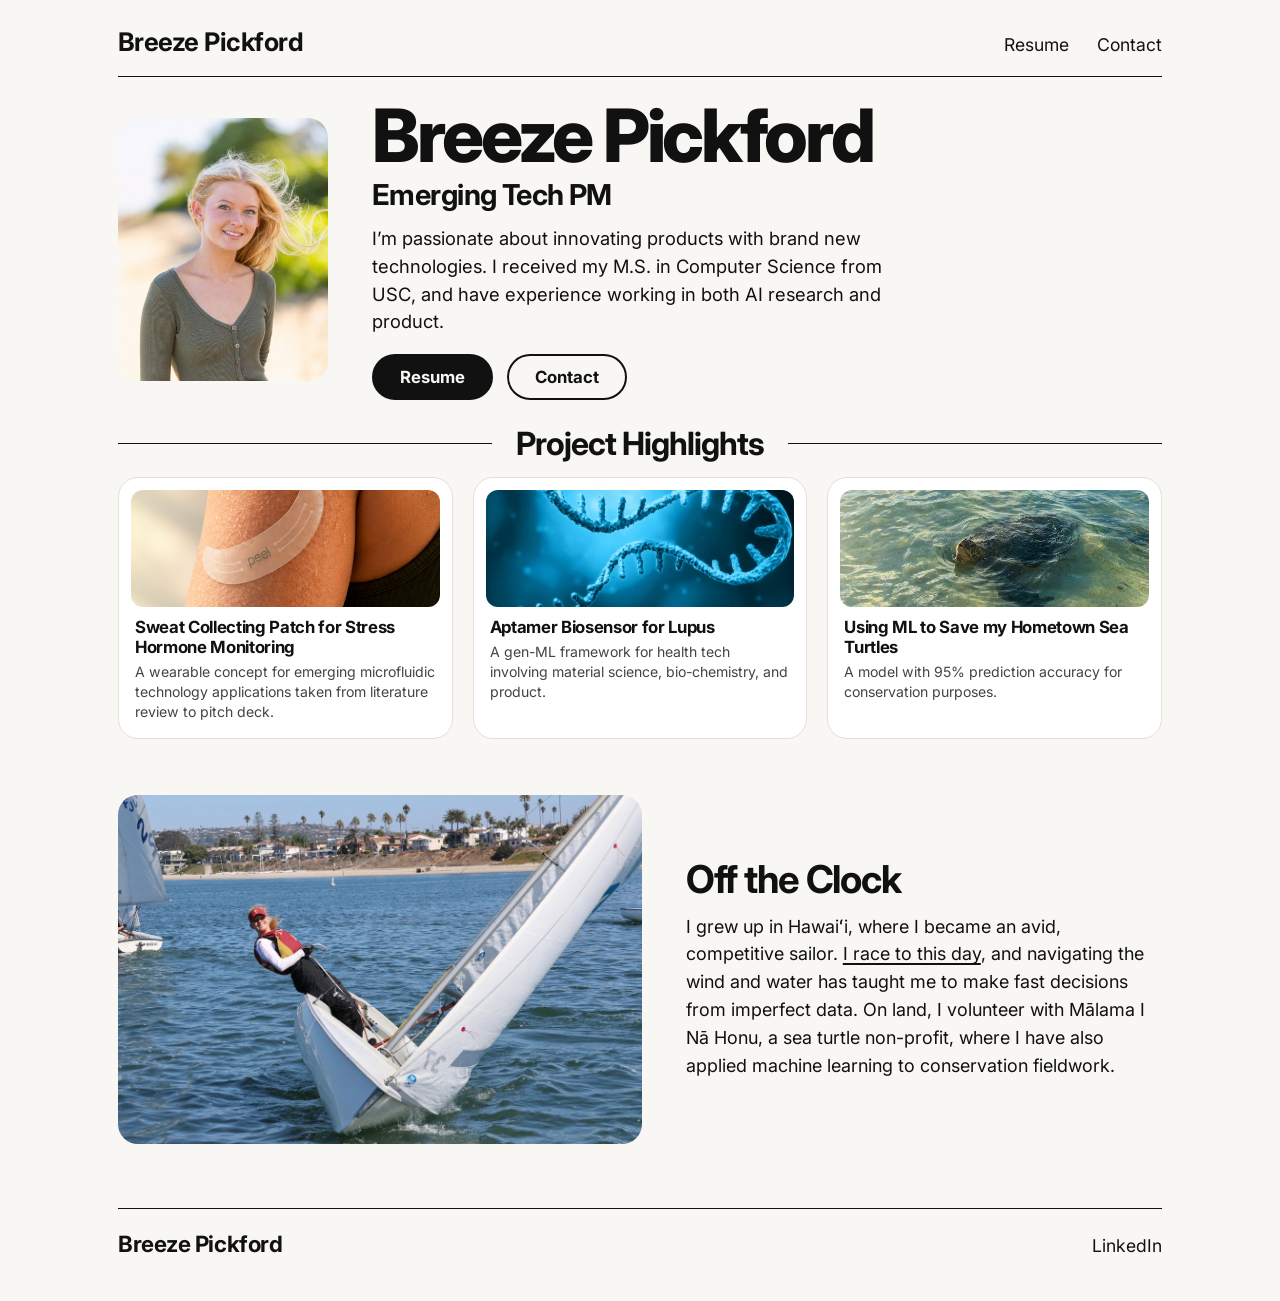
<file: index.html>
<!DOCTYPE html>
<html lang="en"><head><meta charset="utf-8"><title>Breeze Pickford — Emerging Tech PM</title>
<meta name="viewport" content="width=device-width,initial-scale=1">
<meta name="description" content="Breeze Pickford: emerging tech product manager with an M.S. in Computer Science from USC and experience in AI research and product.">
<link rel="preconnect" href="https://fonts.googleapis.com"><link rel="preconnect" href="https://fonts.gstatic.com" crossorigin>
<link href="https://fonts.googleapis.com/css2?family=Inter:wght@400;500;600;700;800&display=swap" rel="stylesheet">
<link rel="stylesheet" href="project.css">
<link rel="stylesheet" href="home.css"></head>
<body><div class="wrap">

<header class="bar">
<a class="name" href="index.html">Breeze Pickford</a>
<nav><a href="breeze-pickford-resume.pdf" download>Resume</a><a href="https://www.linkedin.com/in/breezepickford/" target="_blank" rel="noopener">Contact</a></nav>
</header>

<main>
<section class="home-hero">
<img class="headshot" src="images/portrait.jpg" alt="Breeze Pickford smiling outdoors, hair blowing in the wind">
<div>
<h1>Breeze Pickford</h1>
<p class="role">Emerging Tech PM</p>
<p class="lede">I’m passionate about innovating products with brand new technologies. I received my M.S. in Computer Science from USC, and have experience working in both AI research and product.</p>
<div class="hero-links">
<a class="btn" href="breeze-pickford-resume.pdf" download>Resume</a>
<a class="btn alt" href="https://www.linkedin.com/in/breezepickford/" target="_blank" rel="noopener">Contact</a>
</div>
</div>
</section>

<section class="projects" id="projects"><h2>Project Highlights</h2>
<div class="grid">
<a class="card" href="peel.html"><img src="images/card-patch.jpg" alt="The Peel sweat patch on an upper arm"><h3>Sweat Collecting Patch for Stress Hormone Monitoring</h3><p>A wearable concept for emerging microfluidic technology applications taken from literature review to pitch deck.</p></a>
<a class="card" href="aptamer.html"><img src="images/card-aptamer.jpg" alt="3D rendering of an aptamer strand"><h3>Aptamer Biosensor for Lupus</h3><p>A gen-ML framework for health tech involving material science, bio-chemistry, and product.</p></a>
<a class="card" href="turtle.html"><img src="images/card-turtle.jpg" alt="A green sea turtle surfacing in clear water"><h3>Using ML to Save my Hometown Sea Turtles</h3><p>A model with 95% prediction accuracy for conservation purposes.</p></a>
</div></section>

<section class="offclock" id="about">
<img src="images/drives-sailing-turtles.jpg" alt="Breeze leaning out on a racing dinghy on a sunny bay" loading="lazy">
<div>
<h2>Off the Clock</h2>
<p>I grew up in Hawaiʻi, where I became an avid, competitive sailor. <a href="https://lnkd.in/p/g6UuQ4kx" target="_blank" rel="noopener">I race to this day</a>, and navigating the wind and water has taught me to make fast decisions from imperfect data. On land, I volunteer with Mālama I Nā Honu, a sea turtle non-profit, where I have also applied machine learning to conservation fieldwork.</p>
</div>
</section>
</main>

<footer class="bar foot"><a class="name" href="index.html">Breeze Pickford</a><a class="back" href="https://www.linkedin.com/in/breezepickford/" target="_blank" rel="noopener">LinkedIn</a></footer>
</div></body></html>
</file>
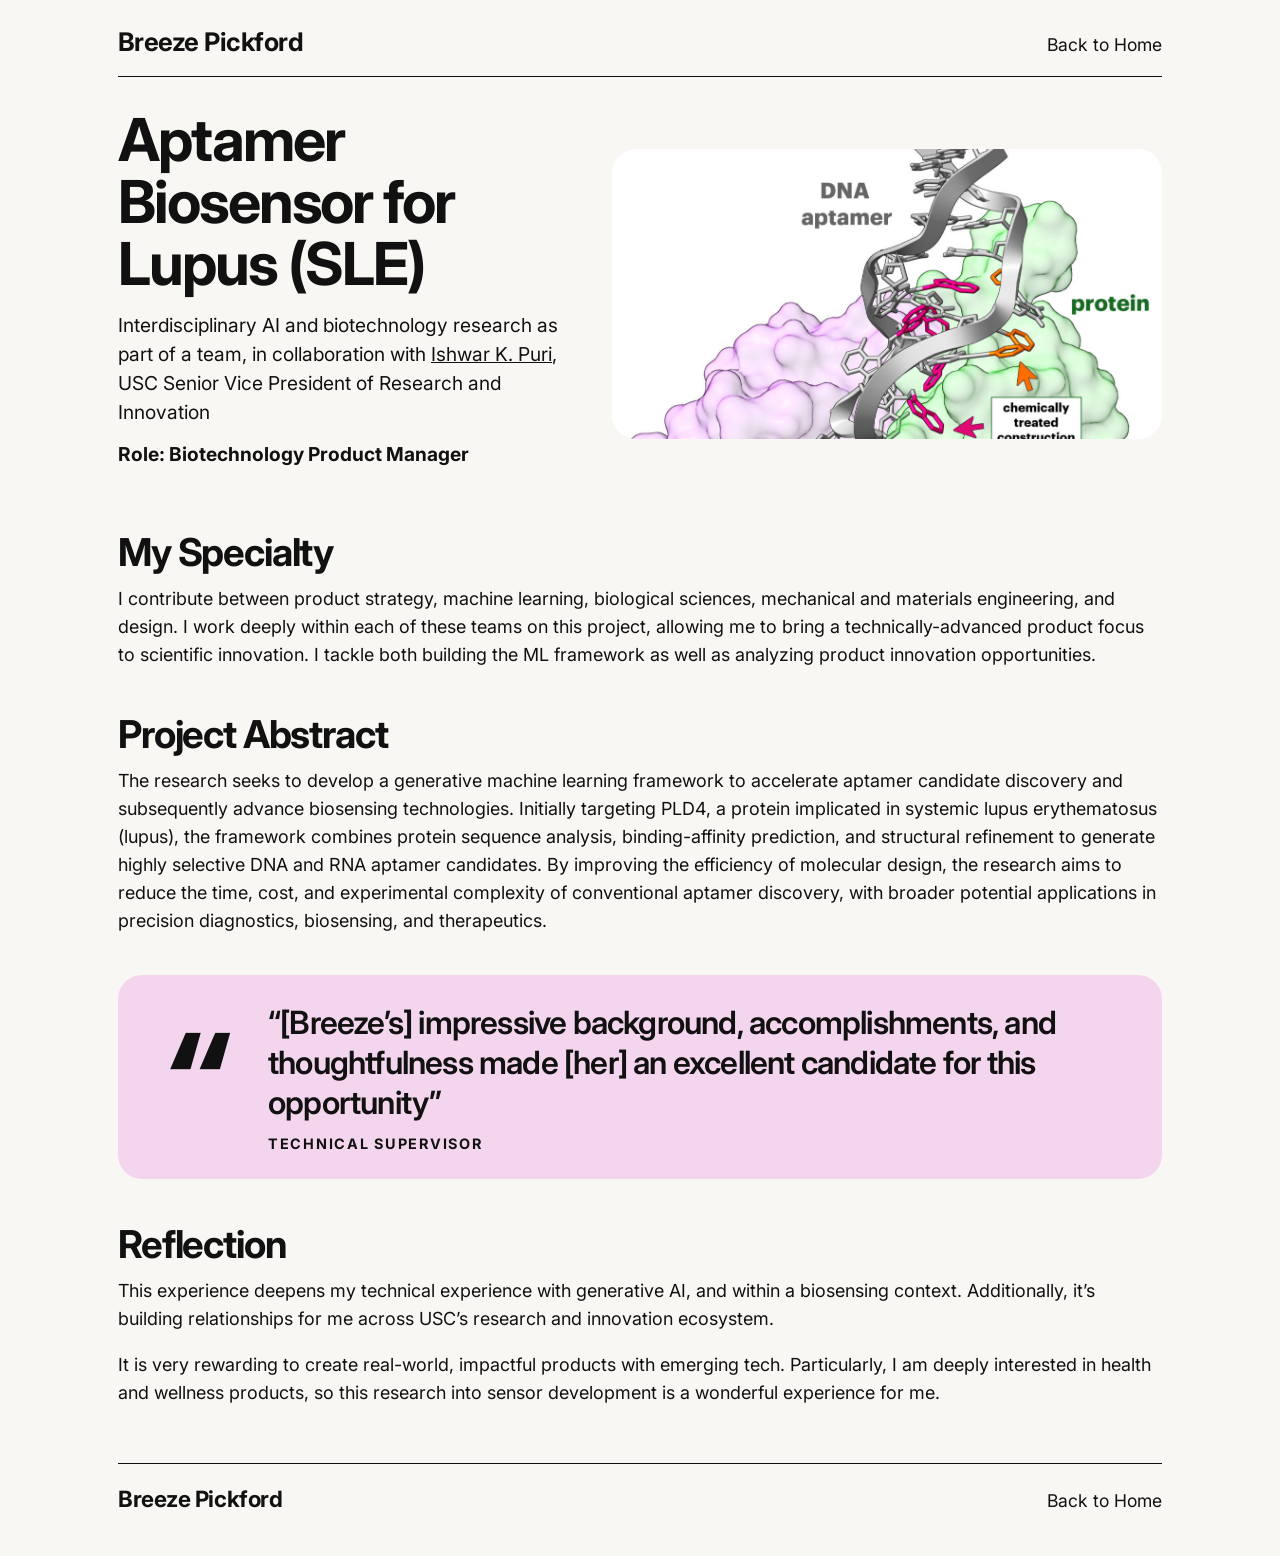
<file: aptamer.html>
<!DOCTYPE html>
<html lang="en"><head><title>Aptamer Biosensor for Lupus — Breeze Pickford</title>
<meta name="description" content="Interdisciplinary AI and biotechnology research: a generative machine learning framework to accelerate aptamer discovery for biosensing, starting with a lupus-linked protein.">
<meta charset="utf-8"><meta name="viewport" content="width=device-width,initial-scale=1">
<link rel="preconnect" href="https://fonts.googleapis.com"><link rel="preconnect" href="https://fonts.gstatic.com" crossorigin>
<link href="https://fonts.googleapis.com/css2?family=Inter:wght@400;500;600;700;800&display=swap" rel="stylesheet">
<link rel="stylesheet" href="project.css"></head>
<body><div class="wrap">
<header class="bar"><a class="name" href="index.html">Breeze Pickford</a><a class="back" href="index.html">Back to Home</a></header>
<main>
<section class="hero">
<div><h1>Aptamer Biosensor for Lupus (SLE)</h1>
<p>Interdisciplinary AI and biotechnology research as part of a team, in collaboration with <a href="https://en.wikipedia.org/wiki/Ishwar_Puri">Ishwar K. Puri</a>, USC Senior Vice President of Research and Innovation</p>
<p class="meta">Role: Biotechnology Product Manager</p></div>
<figure><img src="images/aptamer-hero.jpg" alt="3D rendering of a DNA aptamer binding a protein"></figure>
</section>

<section><h2>My Specialty</h2>
<p>I contribute between product strategy, machine learning, biological sciences, mechanical and materials engineering, and design. I work deeply within each of these teams on this project, allowing me to bring a technically-advanced product focus to scientific innovation. I tackle both building the ML framework as well as analyzing product innovation opportunities.</p></section>

<section><h2>Project Abstract</h2>
<p>The research seeks to develop a generative machine learning framework to accelerate aptamer candidate discovery and subsequently advance biosensing technologies. Initially targeting PLD4, a protein implicated in systemic lupus erythematosus (lupus), the framework combines protein sequence analysis, binding-affinity prediction, and structural refinement to generate highly selective DNA and RNA aptamer candidates. By improving the efficiency of molecular design, the research aims to reduce the time, cost, and experimental complexity of conventional aptamer discovery, with broader potential applications in precision diagnostics, biosensing, and therapeutics.</p></section>

<blockquote class="quote pink"><div><p>“[Breeze’s] impressive background, accomplishments, and thoughtfulness made [her] an excellent candidate for this opportunity”</p><cite>Technical supervisor</cite></div></blockquote>

<section><h2>Reflection</h2>
<p>This experience deepens my technical experience with generative AI, and within a biosensing context. Additionally, it’s building relationships for me across USC’s research and innovation ecosystem.</p>
<p>It is very rewarding to create real-world, impactful products with emerging tech. Particularly, I am deeply interested in health and wellness products, so this research into sensor development is a wonderful experience for me.</p></section>
</main>
<footer class="bar foot"><a class="name" href="index.html">Breeze Pickford</a><a class="back" href="index.html">Back to Home</a></footer>
</div></body></html>
</file>
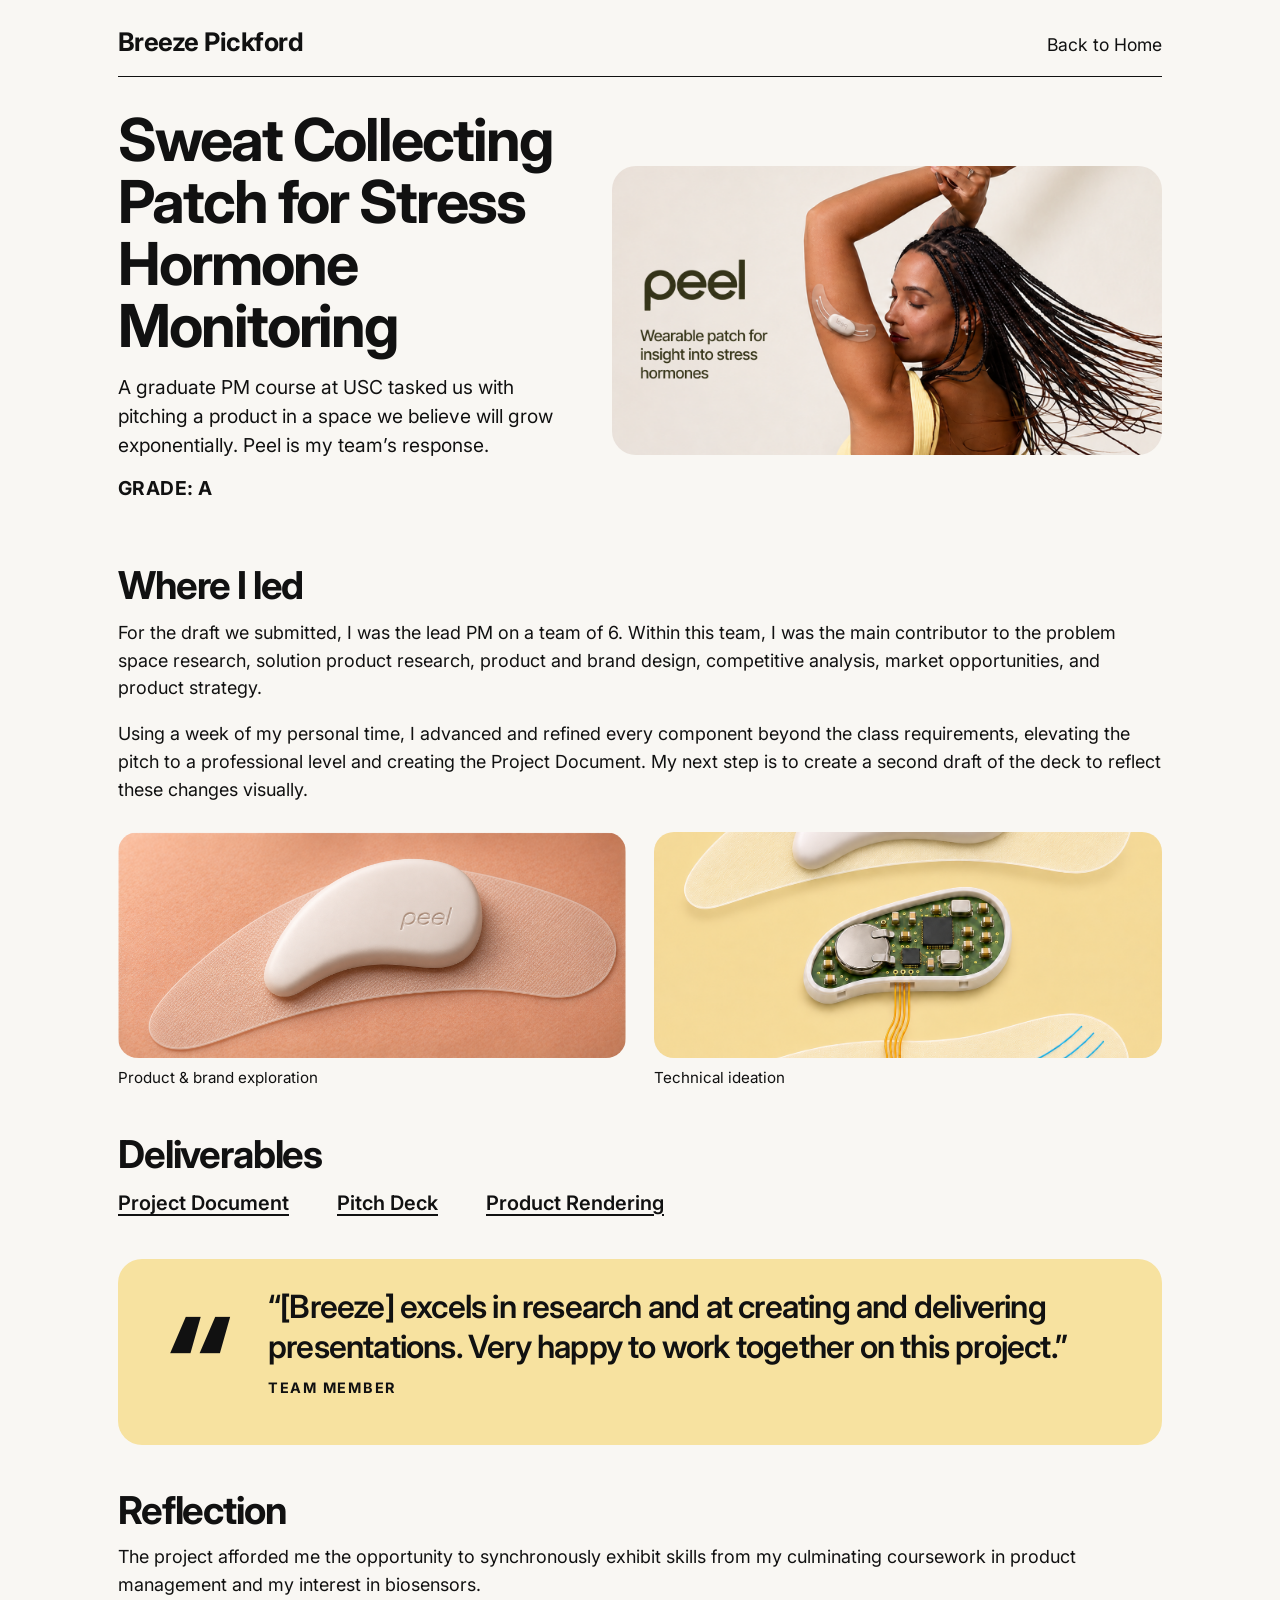
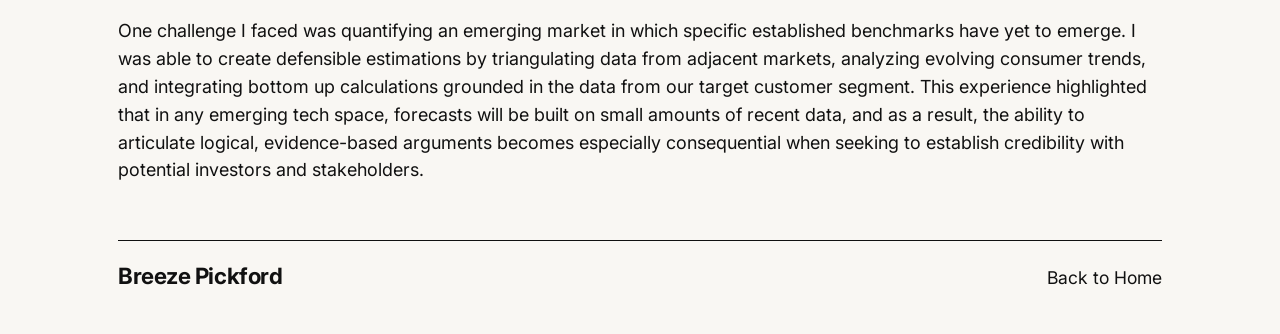
<file: peel.html>
<!DOCTYPE html>
<html lang="en"><head><title>Sweat Collecting Patch for Stress Hormone Monitoring — Breeze Pickford</title>
<meta name="description" content="Peel: a venture pitch for a sweat-collecting patch that monitors stress hormones, built in a graduate product management course at USC.">
<meta charset="utf-8"><meta name="viewport" content="width=device-width,initial-scale=1">
<link rel="preconnect" href="https://fonts.googleapis.com"><link rel="preconnect" href="https://fonts.gstatic.com" crossorigin>
<link href="https://fonts.googleapis.com/css2?family=Inter:wght@400;500;600;700;800&display=swap" rel="stylesheet">
<link rel="stylesheet" href="project.css"></head>
<body><div class="wrap">
<header class="bar"><a class="name" href="index.html">Breeze Pickford</a><a class="back" href="index.html">Back to Home</a></header>
<main>
<section class="hero">
<div><h1>Sweat Collecting Patch for Stress Hormone Monitoring</h1>
<p>A graduate PM course at USC tasked us with pitching a product in a space we believe will grow exponentially. Peel is my team’s response.</p>
<p class="meta grade">Grade: A</p></div>
<figure><img src="images/peel-hero.jpg" alt="The Peel patch worn on an upper arm, with the tagline “A little insight. A clearer picture.”"></figure>
</section>

<section><h2>Where I led</h2>
<p>For the draft we submitted, I was the lead PM on a team of 6. Within this team, I was the main contributor to the problem space research, solution product research, product and brand design, competitive analysis, market opportunities, and product strategy.</p>
<p>Using a week of my personal time, I advanced and refined every component beyond the class requirements, elevating the pitch to a professional level and creating the Project Document. My next step is to create a second draft of the deck to reflect these changes visually.</p></section>

<div class="pair">
<figure><img src="images/peel-product-brand.jpg" alt="Close-up of the Peel sensor and adhesive patch" loading="lazy"><figcaption>Product &amp; brand exploration</figcaption></figure>
<figure><img src="images/peel-technical-ideation.jpg" alt="A person wearing the Peel patch on her upper arm" loading="lazy"><figcaption>Technical ideation</figcaption></figure>
</div>

<section><h2>Deliverables</h2>
<div class="links">
<a href="files/peel-project-document.pdf">Project Document</a>
<a href="files/peel-pitch-deck.pdf">Pitch Deck</a>
<a href="images/peel-rendering.jpg">Product Rendering</a></div></section>

<blockquote class="quote"><div><p>“[Breeze] excels in research and at creating and delivering presentations. Very happy to work together on this project.”</p><cite>Team member</cite></div></blockquote>

<section><h2>Reflection</h2>
<p>The project afforded me the opportunity to synchronously exhibit skills from my culminating coursework in product management and my interest in biosensors.</p>
<p>One challenge I faced was quantifying an emerging market in which specific established benchmarks have yet to emerge. I was able to create defensible estimations by triangulating data from adjacent markets, analyzing evolving consumer trends, and integrating bottom up calculations grounded in the data from our target customer segment. This experience highlighted that in any emerging tech space, forecasts will be built on small amounts of recent data, and as a result, the ability to articulate logical, evidence-based arguments becomes especially consequential when seeking to establish credibility with potential investors and stakeholders.</p></section>
</main>
<footer class="bar foot"><a class="name" href="index.html">Breeze Pickford</a><a class="back" href="index.html">Back to Home</a></footer>
</div></body></html>
</file>
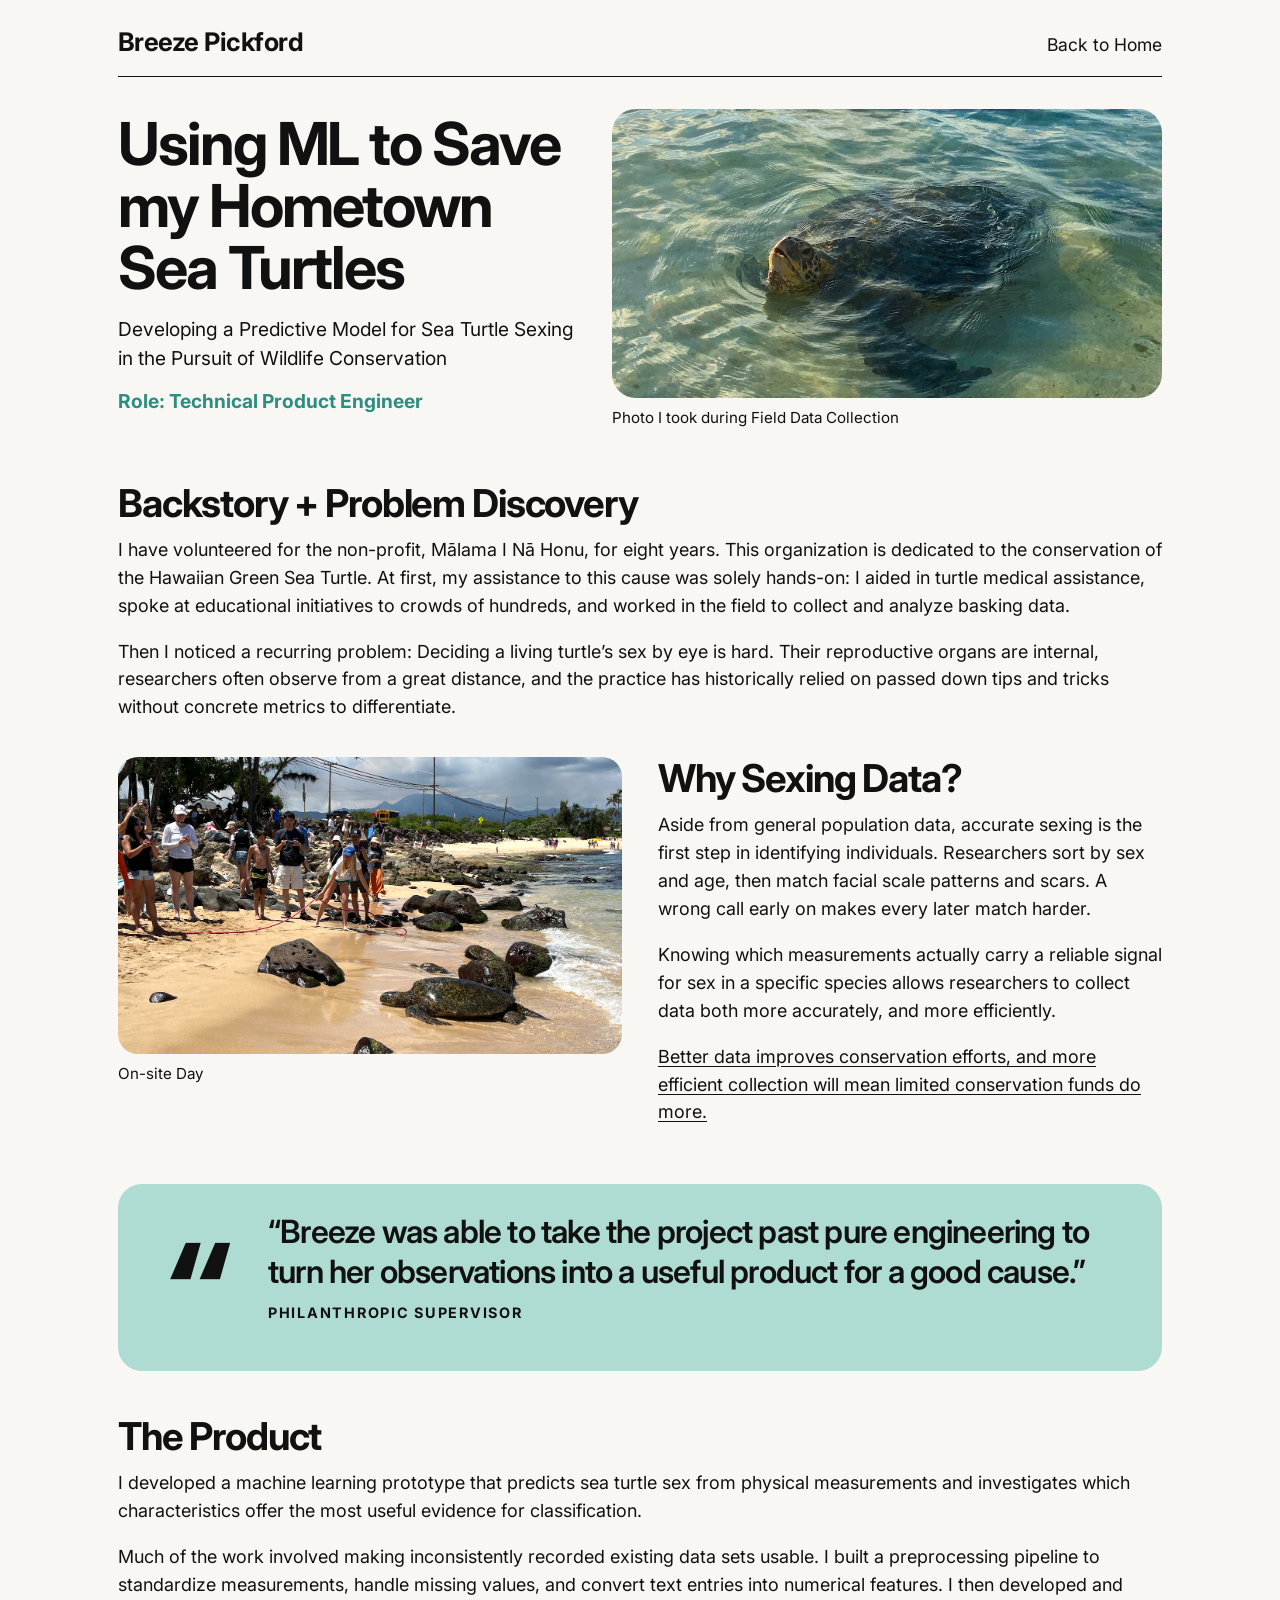
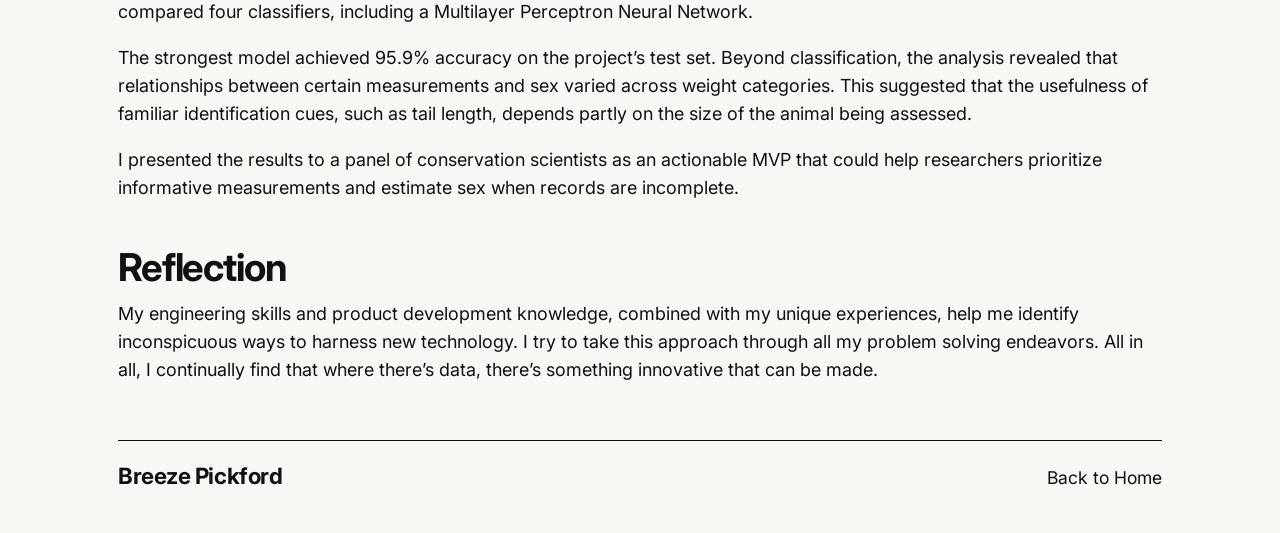
<file: turtle.html>
<!DOCTYPE html>
<html lang="en"><head><title>Using ML to Save my Hometown Sea Turtles — Breeze Pickford</title>
<meta name="description" content="A predictive machine learning model for sea turtle sexing, built from eight years of volunteering with Mālama I Nā Honu. 95.9% accuracy on the test set.">
<meta charset="utf-8"><meta name="viewport" content="width=device-width,initial-scale=1">
<link rel="preconnect" href="https://fonts.googleapis.com"><link rel="preconnect" href="https://fonts.gstatic.com" crossorigin>
<link href="https://fonts.googleapis.com/css2?family=Inter:wght@400;500;600;700;800&display=swap" rel="stylesheet">
<link rel="stylesheet" href="project.css"></head>
<body><div class="wrap">
<header class="bar"><a class="name" href="index.html">Breeze Pickford</a><a class="back" href="index.html">Back to Home</a></header>
<main>
<section class="hero">
<div><h1>Using ML to Save my Hometown Sea Turtles</h1>
<p>Developing a Predictive Model for Sea Turtle Sexing in the Pursuit of Wildlife Conservation</p>
<p class="meta role">Role: Technical Product Engineer</p></div>
<figure><img src="images/turtle-hero.jpg" alt="A green sea turtle surfacing in clear water"><figcaption>Photo I took during Field Data Collection</figcaption></figure>
</section>

<section><h2>Backstory + Problem Discovery</h2>
<p>I have volunteered for the non-profit, Mālama I Nā Honu, for eight years. This organization is dedicated to the conservation of the Hawaiian Green Sea Turtle. At first, my assistance to this cause was solely hands-on: I aided in turtle medical assistance, spoke at educational initiatives to crowds of hundreds, and worked in the field to collect and analyze basking data.</p>
<p>Then I noticed a recurring problem: Deciding a living turtle’s sex by eye is hard. Their reproductive organs are internal, researchers often observe from a great distance, and the practice has historically relied on passed down tips and tricks without concrete metrics to differentiate.</p></section>

<section class="split">
<figure><img src="images/turtle-onsite.jpg" alt="Volunteers and visitors on a beach with resting sea turtles" loading="lazy"><figcaption>On-site Day</figcaption></figure>
<div><h2>Why Sexing Data?</h2>
<p>Aside from general population data, accurate sexing is the first step in identifying individuals. Researchers sort by sex and age, then match facial scale patterns and scars. A wrong call early on makes every later match harder.</p>
<p>Knowing which measurements actually carry a reliable signal for sex in a specific species allows researchers to collect data both more accurately, and more efficiently.</p>
<p class="key">Better data improves conservation efforts, and more efficient collection will mean limited conservation funds do more.</p></div>
</section>

<blockquote class="quote teal"><div><p>“Breeze was able to take the project past pure engineering to turn her observations into a useful product for a good cause.”</p><cite>Philanthropic supervisor</cite></div></blockquote>

<section><h2>The Product</h2>
<p>I developed a machine learning prototype that predicts sea turtle sex from physical measurements and investigates which characteristics offer the most useful evidence for classification.</p>
<p>Much of the work involved making inconsistently recorded existing data sets usable. I built a preprocessing pipeline to standardize measurements, handle missing values, and convert text entries into numerical features. I then developed and compared four classifiers, including a Multilayer Perceptron Neural Network.</p>
<p>The strongest model achieved 95.9% accuracy on the project’s test set. Beyond classification, the analysis revealed that relationships between certain measurements and sex varied across weight categories. This suggested that the usefulness of familiar identification cues, such as tail length, depends partly on the size of the animal being assessed.</p>
<p>I presented the results to a panel of conservation scientists as an actionable MVP that could help researchers prioritize informative measurements and estimate sex when records are incomplete.</p></section>

<section><h2>Reflection</h2>
<p>My engineering skills and product development knowledge, combined with my unique experiences, help me identify inconspicuous ways to harness new technology. I try to take this approach through all my problem solving endeavors. All in all, I continually find that where there’s data, there’s something innovative that can be made.</p></section>
</main>
<footer class="bar foot"><a class="name" href="index.html">Breeze Pickford</a><a class="back" href="index.html">Back to Home</a></footer>
</div></body></html>
</file>
<file: project.css>
/* Project case-study pages (peel, aptamer, turtle). Home page still uses style.css */
:root{--bg:#f9f7f3;--ink:#111;--mute:#444;--yellow:#f7e2a0;--pink:#f3d6ee;--teal:#aedbd2;--teal-ink:#2a8f7e}
*{box-sizing:border-box}
html{scroll-behavior:smooth}
body{margin:0;background:var(--bg);color:var(--ink);font:400 1.125rem/1.55 "Inter",system-ui,-apple-system,"Segoe UI",sans-serif;-webkit-font-smoothing:antialiased}
a{color:inherit}
a:focus-visible{outline:3px solid var(--ink);outline-offset:3px;border-radius:2px}
.wrap{max-width:1100px;margin:0 auto;padding:0 28px}

/* header + footer */
.bar{display:flex;justify-content:space-between;align-items:baseline;padding:22px 0 14px;border-bottom:1px solid var(--ink)}
.bar.foot{border-bottom:0;border-top:1px solid var(--ink);margin-top:56px;padding:18px 0 40px}
.bar a{text-decoration:none}
.bar .name{font-weight:700;font-size:1.6rem;letter-spacing:-.02em}
.bar .back{font-size:1.1rem}
.bar.foot .name{font-size:1.4rem}

/* hero */
.hero{display:grid;grid-template-columns:5fr 6fr;gap:36px;align-items:center;padding:32px 0 8px}
.hero h1{font-size:clamp(2.2rem,4.8vw,3.7rem);font-weight:700;line-height:1.05;letter-spacing:-.035em;margin:0 0 16px}
.hero p{margin:0 0 10px;font-size:1.2rem;line-height:1.5}
.hero .meta{font-weight:700;margin-top:14px}
.hero .meta.grade{text-transform:uppercase;letter-spacing:.02em}
.hero .meta.role{color:var(--teal-ink)}
.hero figure{margin:0}
.hero img{display:block;width:100%;aspect-ratio:1.9/1;object-fit:cover;border-radius:24px}
.hero figcaption{font-size:.95rem;margin-top:8px}

/* sections */
h2{font-size:clamp(1.8rem,3.4vw,2.4rem);font-weight:700;letter-spacing:-.03em;line-height:1.1;margin:44px 0 12px}
p{margin:0 0 1em}
.key{text-decoration:underline;text-underline-offset:3px}

/* image pairs and splits */
.pair{display:grid;grid-template-columns:1fr 1fr;gap:28px;margin:28px 0 0}
.pair figure,.split figure{margin:0}
.pair img,.split img{display:block;width:100%;object-fit:cover;border-radius:20px}
.pair img{aspect-ratio:2.25/1}
figure figcaption{font-size:.95rem;margin-top:8px}
.split{display:grid;grid-template-columns:1fr 1fr;gap:36px;align-items:start;margin:36px 0 0}
.split img{aspect-ratio:1.7/1}
.split h2{margin-top:0}

/* deliverables */
.links{display:flex;flex-wrap:wrap;gap:20px 48px;font-weight:600;font-size:1.25rem}
.links a{text-underline-offset:4px;text-decoration-thickness:2px}

/* testimonial */
.quote{display:grid;grid-template-columns:150px 1fr;align-items:start;margin:40px 0 0;padding:28px 36px 24px 0;border-radius:24px;background:var(--q,var(--yellow))}
.quote.pink{--q:var(--pink)}.quote.teal{--q:var(--teal)}
.quote::before{content:"\201C";font:italic 800 8rem/.9 "Inter",sans-serif;text-align:center;padding-top:.15em}
.quote p{margin:0;font-size:clamp(1.4rem,2.6vw,2rem);font-weight:600;line-height:1.25;letter-spacing:-.025em}
.quote cite{display:block;margin-top:10px;font-style:normal;font-weight:700;font-size:.9rem;letter-spacing:.12em;text-transform:uppercase}

@media(max-width:760px){
  body{font-size:1.05rem}
  .hero,.pair,.split{grid-template-columns:1fr;gap:22px}
  .quote{grid-template-columns:1fr;padding:22px}
  .quote::before{text-align:left;font-size:4.5rem;height:3rem;padding:0}
}
</file>
<file: home.css>
/* Home page styles. Loads AFTER project.css (shares its colors, fonts, .wrap, .bar). */

/* header: nav links on the right */
.bar nav{display:flex;gap:28px;font-size:1.1rem}
.bar nav a{text-decoration:none}
.bar nav a:hover{text-decoration:underline;text-underline-offset:4px}

/* hero */
.home-hero{display:grid;grid-template-columns:210px 1fr;gap:44px;align-items:center;padding:22px 0 0}
.home-hero .headshot{display:block;width:100%;aspect-ratio:4/5;object-fit:cover;border-radius:20px}
.home-hero h1{font-size:clamp(2.6rem,6.2vw,4.6rem);font-weight:800;line-height:1;letter-spacing:-.045em;margin:0 0 6px}
.home-hero .role{font-size:clamp(1.3rem,2.4vw,1.8rem);font-weight:700;letter-spacing:-.02em;line-height:1.15;margin:0 0 14px}
.home-hero .lede{font-size:1.15rem;line-height:1.5;max-width:46ch;margin:0 0 18px}
.hero-links{display:flex;flex-wrap:wrap;gap:14px}
.btn{display:inline-block;padding:11px 26px;border-radius:99px;background:var(--ink);color:var(--bg);border:2px solid var(--ink);font-weight:700;font-size:1.05rem;text-decoration:none;line-height:1.2}
.btn.alt{background:transparent;color:var(--ink)}
.btn:hover{transform:translateY(-2px)}
.btn{transition:transform .2s}

/* project highlights heading with side rules */
.projects h2{display:flex;align-items:center;justify-content:center;gap:24px;text-align:center;font-size:clamp(1.5rem,2.6vw,2rem);margin:26px 0 16px}
.projects h2::before,.projects h2::after{content:"";flex:1;height:1px;background:var(--ink)}

/* compact cards: sized so the whole row fits on a laptop screen */
.grid{display:grid;grid-template-columns:repeat(3,1fr);gap:20px}
.card{display:block;background:#fff;border:1px solid #e4e0d8;border-radius:20px;padding:12px 12px 16px;color:inherit;text-decoration:none;transition:transform .2s,border-color .2s,box-shadow .2s}
.card:hover,.card:focus-visible{transform:translateY(-4px);border-color:var(--ink);box-shadow:0 0 0 1px var(--ink)}
.card img{display:block;width:100%;height:clamp(80px,13vh,120px);object-fit:cover;border-radius:12px;margin:0 0 10px}
.card h3{font-size:1.05rem;font-weight:700;letter-spacing:-.02em;line-height:1.2;margin:0 0 5px;padding:0 4px}
.card p{font-size:.88rem;line-height:1.4;margin:0;padding:0 4px;color:var(--mute)}

/* off the clock */
.offclock{display:grid;grid-template-columns:1.1fr 1fr;gap:44px;align-items:center;padding:56px 0 8px}
.offclock img{display:block;width:100%;aspect-ratio:3/2;object-fit:cover;border-radius:20px}
.offclock h2{margin:0 0 12px}
.offclock p{margin:0;max-width:52ch}
.offclock a{text-underline-offset:3px;text-decoration-thickness:2px}

@media(max-width:860px){
  .grid{grid-template-columns:1fr}
  .card img{height:150px}
}
@media(max-width:700px){
  .home-hero,.offclock{grid-template-columns:1fr;gap:22px}
  .home-hero .headshot{max-width:220px}
  .bar nav{gap:18px}
}
</file>
